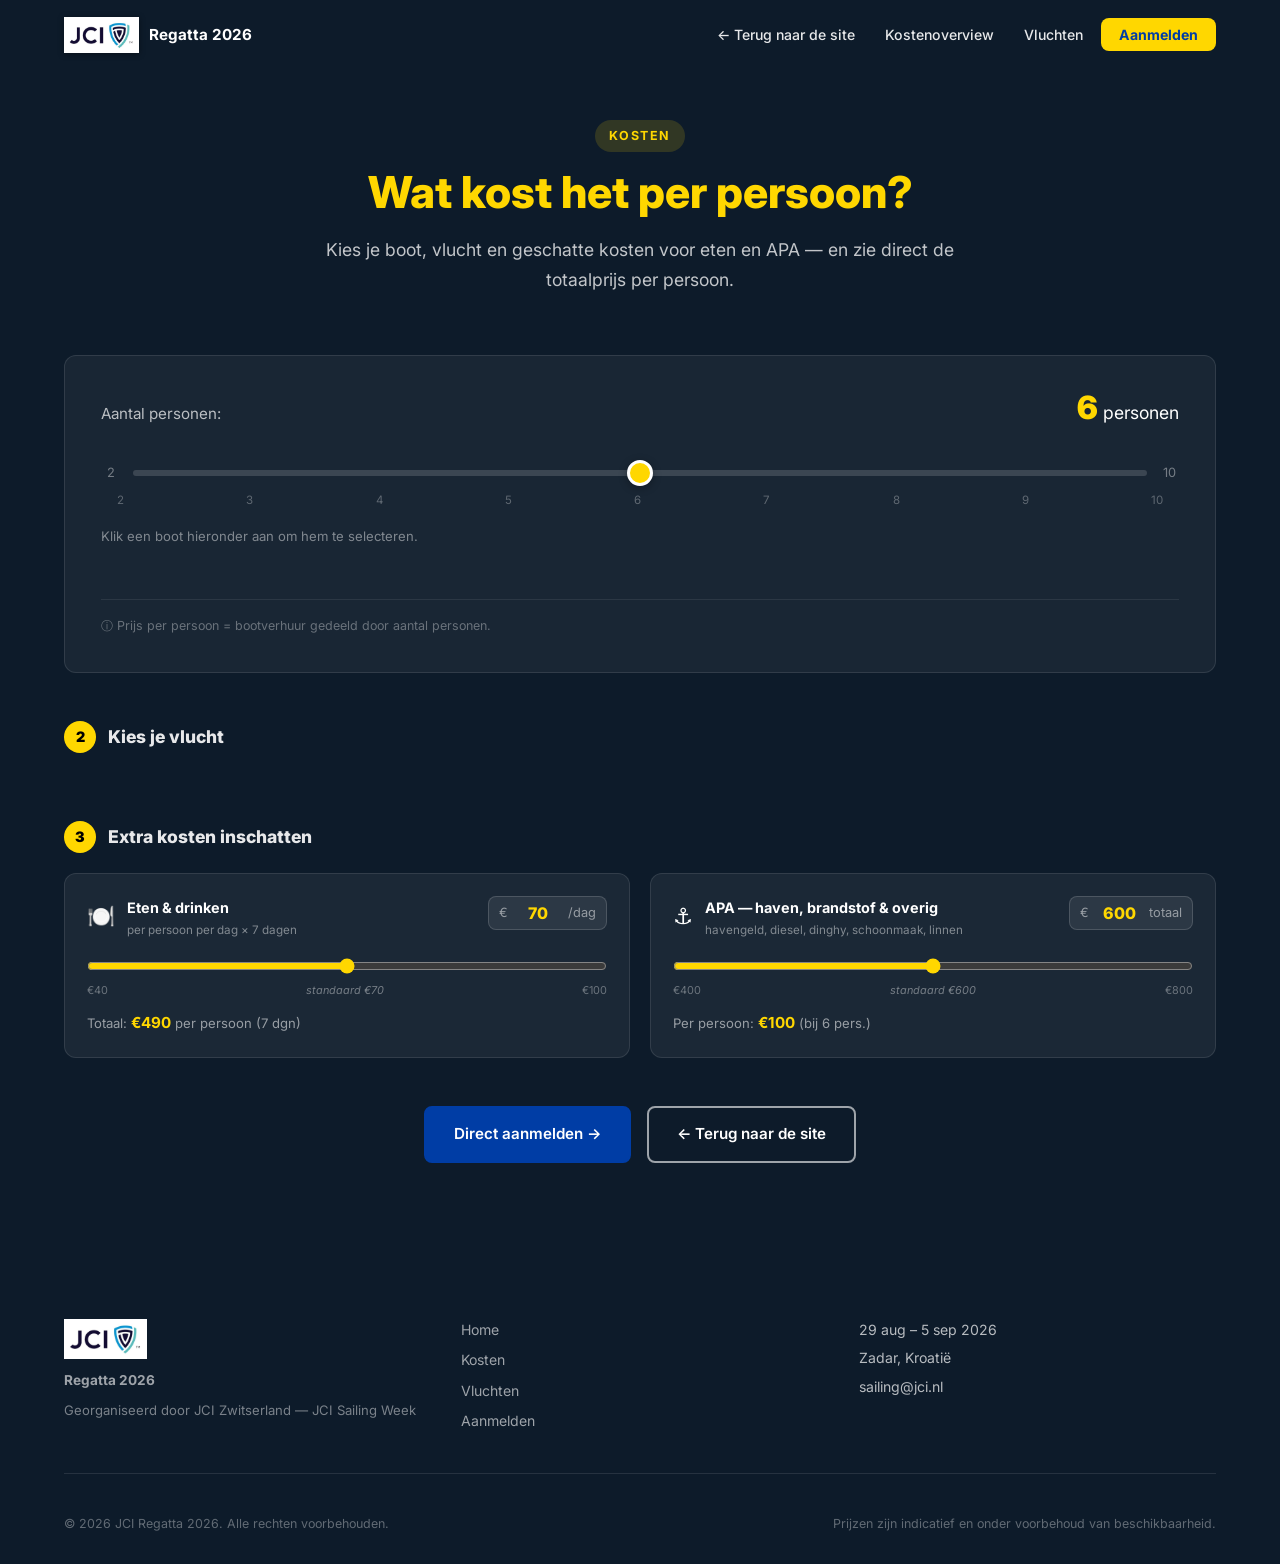
<file: calculator.html>
<!DOCTYPE html>
<html lang="nl">
<head>
  <meta charset="UTF-8">
  <meta name="viewport" content="width=device-width, initial-scale=1.0">
  <title>Kostencalculator — JCI Regatta 2026</title>
  <link rel="stylesheet" href="css/style.css?v=18">
  <link rel="preconnect" href="https://fonts.googleapis.com">
  <link rel="preconnect" href="https://fonts.gstatic.com" crossorigin>
  <link href="https://fonts.googleapis.com/css2?family=Inter:wght@300;400;500;600;700;800&display=swap" rel="stylesheet">
</head>
<body>

  <!-- MINI NAV -->
  <nav id="navbar">
    <div class="nav-inner">
      <div class="nav-logo">
        <img src="images/jci-logo.png" alt="JCI Logo" class="nav-jci-logo">
        <span class="logo-text">Regatta 2026</span>
      </div>
      <ul class="nav-links">
        <li><a href="index.html">&#8592; Terug naar de site</a></li>
        <li><a href="index.html#kosten-overview">Kostenoverview</a></li>
        <li><a href="index.html#vluchten">Vluchten</a></li>
        <li><a href="index.html#aanmelden" class="nav-cta">Aanmelden</a></li>
      </ul>
      <a href="index.html" class="btn btn-sm btn-outline calc-back-btn">&#8592; Terug</a>
    </div>
  </nav>

  <!-- PRIJS CALCULATOR -->
  <section id="calculator" class="section section-dark" style="padding-top: 120px;">
    <div class="container">
      <div class="section-header light">
        <span class="section-tag">Kosten</span>
        <h2>Wat kost het per persoon?</h2>
        <p>Kies je boot, vlucht en geschatte kosten voor eten en APA &mdash; en zie direct de totaalprijs per persoon.</p>
      </div>

      <div class="calc-widget">
        <div class="calc-slider-block">
          <div class="calc-slider-label">
            <span>Aantal personen:</span>
            <span class="calc-count-display"><strong id="calc-person-count">6</strong> personen</span>
          </div>
          <div class="calc-person-icons" id="calc-person-icons">
            <!-- filled by JS -->
          </div>
          <div class="calc-range-wrap">
            <span class="calc-range-min">2</span>
            <input type="range" id="person-slider" min="2" max="10" value="6" step="1" class="person-range">
            <span class="calc-range-max">10</span>
          </div>
          <div class="calc-ticks">
            <span>2</span><span>3</span><span>4</span><span>5</span><span>6</span>
            <span>7</span><span>8</span><span>9</span><span>10</span>
          </div>
          <p class="calc-sub">Klik een boot hieronder aan om hem te selecteren.</p>
        </div>

        <div class="calc-results" id="calc-results">
          <!-- Filled by JS -->
        </div>

        <p class="calc-note">&#9432; Prijs per persoon = bootverhuur gedeeld door aantal personen.</p>
      </div>

      <!-- STAP 2: VLUCHT KIEZEN -->
      <div class="trip-section">
        <h3 class="trip-section-title"><span class="trip-num">2</span> Kies je vlucht</h3>
        <div class="flight-picker" id="flight-picker">
          <!-- filled by JS -->
        </div>
      </div>

      <!-- STAP 3: EXTRA KOSTEN -->
      <div class="trip-section">
        <h3 class="trip-section-title"><span class="trip-num">3</span> Extra kosten inschatten</h3>
        <div class="extra-costs-grid">
          <div class="ec-card">
            <div class="ec-header">
              <div class="ec-icon">🍽️</div>
              <div>
                <div class="ec-label">Eten &amp; drinken</div>
                <div class="ec-sub">per persoon per dag &times; 7 dagen</div>
              </div>
              <div class="ec-value-wrap">
                <span class="ec-prefix">&euro;</span>
                <input type="number" id="ec-food-day" class="ec-input" value="70" min="40" max="100" step="5">
                <span class="ec-suffix">/dag</span>
              </div>
            </div>
            <input type="range" id="ec-food-slider" min="40" max="100" value="70" step="5" class="ec-range">
            <div class="ec-range-labels"><span>&euro;40</span><span class="ec-range-hint">standaard &euro;70</span><span>&euro;100</span></div>
            <div class="ec-total-line">Totaal: <strong id="ec-food-total">&euro;490</strong> <span>per persoon (7 dgn)</span></div>
          </div>
          <div class="ec-card">
            <div class="ec-header">
              <div class="ec-icon">⚓</div>
              <div>
                <div class="ec-label">APA — haven, brandstof &amp; overig</div>
                <div class="ec-sub">havengeld, diesel, dinghy, schoonmaak, linnen</div>
              </div>
              <div class="ec-value-wrap">
                <span class="ec-prefix">&euro;</span>
                <input type="number" id="ec-apa-total" class="ec-input" value="600" min="400" max="800" step="50">
                <span class="ec-suffix">totaal</span>
              </div>
            </div>
            <input type="range" id="ec-apa-slider" min="400" max="800" value="600" step="50" class="ec-range">
            <div class="ec-range-labels"><span>&euro;400</span><span class="ec-range-hint">standaard &euro;600</span><span>&euro;800</span></div>
            <div class="ec-total-line">Per persoon: <strong id="ec-apa-pp">&euro;100</strong> <span id="ec-apa-pp-note">(bij 6 pers.)</span></div>
          </div>
        </div>
      </div>

      <!-- TRIP SUMMARY -->
      <div class="trip-summary" id="trip-summary" style="display:none">
        <h3 class="trip-section-title"><span class="trip-num">&#10003;</span> Jouw totaalprijs per persoon</h3>
        <div class="trip-summary-inner" id="trip-summary-inner">
          <!-- filled by JS -->
        </div>
      </div>

      <!-- CTA terug -->
      <div style="text-align:center; margin-top: 48px;">
        <a href="index.html#aanmelden" class="btn btn-primary">Direct aanmelden &rarr;</a>
        <a href="index.html" class="btn btn-outline" style="margin-left:12px;">&#8592; Terug naar de site</a>
      </div>

    </div>
  </section>

  <!-- FOOTER -->
  <footer>
    <div class="container">
      <div class="footer-inner">
        <div class="footer-brand">
          <img src="images/jci-logo.png" alt="JCI Logo" class="footer-jci-logo">
          <span class="logo-text">Regatta 2026</span>
          <p>Georganiseerd door JCI Zwitserland &mdash; JCI Sailing Week</p>
        </div>
        <div class="footer-links">
          <a href="index.html">Home</a>
          <a href="index.html#kosten-overview">Kosten</a>
          <a href="index.html#vluchten">Vluchten</a>
          <a href="index.html#aanmelden">Aanmelden</a>
        </div>
        <div class="footer-info">
          <p>29 aug &ndash; 5 sep 2026</p>
          <p>Zadar, Kroatië</p>
          <p>sailing@jci.nl</p>
        </div>
      </div>
      <div class="footer-bottom">
        <p>&copy; 2026 JCI Regatta 2026. Alle rechten voorbehouden.</p>
        <p>Prijzen zijn indicatief en onder voorbehoud van beschikbaarheid.</p>
      </div>
    </div>
  </footer>

  <script src="js/main.js?v=18"></script>
</body>
</html>
</file>
<file: css/style.css>
/* ============================================
   JCI SAILING WEEK 2026 – STYLESHEET
   Brand: JCI Blue #003DA5 + Gold #FFD700
   ============================================ */

:root {
  --jci-blue:      #003DA5;
  --jci-blue-dark: #002a75;
  --jci-blue-light:#1a5bc4;
  --jci-gold:      #FFD700;
  --jci-gold-dark: #e6c200;
  --dark:          #0d1b2a;
  --dark-2:        #1a2d42;
  --text:          #1a2d42;
  --text-muted:    #6b7a8d;
  --bg-light:      #f4f7fb;
  --bg-white:      #ffffff;
  --border:        #dde3ed;
  --radius:        12px;
  --radius-sm:     8px;
  --shadow:        0 4px 20px rgba(0,61,165,0.10);
  --shadow-lg:     0 8px 40px rgba(0,61,165,0.16);
  --transition:    0.22s ease;
}

*, *::before, *::after { box-sizing: border-box; margin: 0; padding: 0; }

html { scroll-behavior: smooth; font-size: 16px; overflow-x: hidden; }

body {
  font-family: 'Inter', system-ui, -apple-system, sans-serif;
  color: var(--text);
  background: var(--bg-white);
  line-height: 1.6;
  overflow-x: hidden;
  max-width: 100%;
}

img { display: block; max-width: 100%; }
a { color: inherit; text-decoration: none; }
ul { list-style: none; }
button { cursor: pointer; border: none; background: none; font-family: inherit; }

.container {
  max-width: 1200px;
  margin: 0 auto;
  padding: 0 24px;
}

/* ── SECTIONS ── */
.section { padding: 96px 0; }
.section-light { background: var(--bg-light); }
.section-dark  { background: var(--dark); color: #fff; }

.section-header {
  text-align: center;
  max-width: 680px;
  margin: 0 auto 60px;
}
.section-header h2 {
  font-size: clamp(2rem, 4vw, 2.75rem);
  font-weight: 800;
  line-height: 1.2;
  color: var(--jci-blue);
  margin-bottom: 16px;
}
.section-header p {
  font-size: 1.1rem;
  color: var(--text-muted);
  line-height: 1.7;
}
.section-header.light h2 { color: var(--jci-gold); }
.section-header.light p  { color: rgba(255,255,255,0.75); }

.section-tag {
  display: inline-block;
  background: rgba(0,61,165,0.08);
  color: var(--jci-blue);
  font-size: 0.78rem;
  font-weight: 700;
  letter-spacing: 0.12em;
  text-transform: uppercase;
  padding: 6px 14px;
  border-radius: 100px;
  margin-bottom: 14px;
}
.section-dark .section-tag {
  background: rgba(255,215,0,0.15);
  color: var(--jci-gold);
}

/* ── BUTTONS ── */
.btn {
  display: inline-flex;
  align-items: center;
  gap: 8px;
  padding: 14px 28px;
  border-radius: var(--radius-sm);
  font-size: 0.95rem;
  font-weight: 600;
  transition: all var(--transition);
  cursor: pointer;
  border: 2px solid transparent;
}
.btn-primary {
  background: var(--jci-blue);
  color: #fff;
  border-color: var(--jci-blue);
}
.btn-primary:hover {
  background: var(--jci-blue-dark);
  border-color: var(--jci-blue-dark);
  transform: translateY(-1px);
  box-shadow: 0 6px 20px rgba(0,61,165,0.3);
}
.btn-outline {
  background: transparent;
  color: #fff;
  border-color: rgba(255,255,255,0.6);
}
.btn-outline:hover {
  background: rgba(255,255,255,0.12);
  border-color: #fff;
}
.btn-gold {
  background: var(--jci-gold);
  color: var(--jci-blue);
  border-color: var(--jci-gold);
  font-weight: 700;
}
.btn-gold:hover {
  background: var(--jci-gold-dark);
  border-color: var(--jci-gold-dark);
  transform: translateY(-1px);
}
.btn-sm {
  padding: 8px 18px;
  font-size: 0.85rem;
}
.btn-full { width: 100%; justify-content: center; }
.btn-whatsapp {
  display: inline-flex;
  align-items: center;
  gap: 8px;
  background: #25D366;
  color: #fff;
  padding: 12px 22px;
  border-radius: var(--radius-sm);
  font-weight: 600;
  font-size: 0.95rem;
  transition: all var(--transition);
  margin-top: 12px;
  width: 100%;
  justify-content: center;
}
.btn-whatsapp:hover { background: #1ebe5d; transform: translateY(-1px); }
.btn-whatsapp::before { content: ""; background: url("data:image/svg+xml,%3Csvg xmlns='http://www.w3.org/2000/svg' viewBox='0 0 24 24' fill='white'%3E%3Cpath d='M17.472 14.382c-.297-.149-1.758-.867-2.03-.967-.273-.099-.471-.148-.67.15-.197.297-.767.966-.94 1.164-.173.199-.347.223-.644.075-.297-.15-1.255-.463-2.39-1.475-.883-.788-1.48-1.761-1.653-2.059-.173-.297-.018-.458.13-.606.134-.133.298-.347.446-.52.149-.174.198-.298.298-.497.099-.198.05-.371-.025-.52-.075-.149-.669-1.612-.916-2.207-.242-.579-.487-.5-.669-.51-.173-.008-.371-.01-.57-.01-.198 0-.52.074-.792.372-.272.297-1.04 1.016-1.04 2.479 0 1.462 1.065 2.875 1.213 3.074.149.198 2.096 3.2 5.077 4.487.709.306 1.262.489 1.694.625.712.227 1.36.195 1.871.118.571-.085 1.758-.719 2.006-1.413.248-.694.248-1.289.173-1.413-.074-.124-.272-.198-.57-.347m-5.421 7.403h-.004a9.87 9.87 0 01-5.031-1.378l-.361-.214-3.741.982.998-3.648-.235-.374a9.86 9.86 0 01-1.51-5.26c.001-5.45 4.436-9.884 9.888-9.884 2.64 0 5.122 1.03 6.988 2.898a9.825 9.825 0 012.893 6.994c-.003 5.45-4.437 9.884-9.885 9.884m8.413-18.297A11.815 11.815 0 0012.05 0C5.495 0 .16 5.335.157 11.892c0 2.096.547 4.142 1.588 5.945L.057 24l6.305-1.654a11.882 11.882 0 005.683 1.448h.005c6.554 0 11.89-5.335 11.893-11.893a11.821 11.821 0 00-3.48-8.413z'/%3E%3C/svg%3E") center/contain no-repeat; width: 18px; height: 18px; }

/* ── NAV ── */
#navbar {
  position: fixed;
  top: 0; left: 0; right: 0;
  z-index: 1000;
  background: transparent;
  transition: background var(--transition), box-shadow var(--transition);
}
#navbar.scrolled {
  background: rgba(255,255,255,0.97);
  backdrop-filter: blur(12px);
  box-shadow: 0 2px 16px rgba(0,0,0,0.08);
}
.nav-inner {
  max-width: 1200px;
  margin: 0 auto;
  padding: 0 24px;
  height: 70px;
  display: flex;
  align-items: center;
  justify-content: space-between;
}
.nav-logo {
  display: flex;
  align-items: center;
  gap: 10px;
}
.logo-jci {
  background: var(--jci-blue);
  color: var(--jci-gold);
  font-size: 0.9rem;
  font-weight: 900;
  letter-spacing: 0.08em;
  padding: 4px 10px;
  border-radius: 6px;
}
.nav-jci-logo {
  height: 36px;
  width: auto;
  object-fit: contain;
  filter: drop-shadow(0 1px 3px rgba(0,0,0,0.4));
}
.logo-text {
  font-weight: 700;
  font-size: 0.95rem;
  color: #fff;
  transition: color var(--transition);
}
#navbar.scrolled .logo-text { color: var(--text); }
.nav-links {
  display: flex;
  align-items: center;
  gap: 6px;
}
.nav-links a {
  font-size: 0.88rem;
  font-weight: 500;
  color: rgba(255,255,255,0.9);
  padding: 6px 12px;
  border-radius: var(--radius-sm);
  transition: all var(--transition);
}
#navbar.scrolled .nav-links a { color: var(--text); }
.nav-links a:hover { background: rgba(255,255,255,0.15); }
#navbar.scrolled .nav-links a:hover { background: var(--bg-light); }
.nav-links .nav-cta {
  background: var(--jci-gold);
  color: var(--jci-blue) !important;
  font-weight: 700;
  padding: 8px 18px;
}
.nav-links .nav-cta:hover { background: var(--jci-gold-dark) !important; }
.nav-hamburger {
  display: none;
  flex-direction: column;
  gap: 5px;
  padding: 8px;
}
.nav-hamburger span {
  display: block;
  width: 22px;
  height: 2px;
  background: #fff;
  border-radius: 2px;
  transition: all var(--transition);
}
#navbar.scrolled .nav-hamburger span { background: var(--text); }

/* ── HERO ── */
#hero {
  position: relative;
  min-height: 100vh;
  display: flex;
  align-items: center;
  background:
    linear-gradient(160deg, rgba(0,20,60,0.75) 0%, rgba(0,61,165,0.45) 60%, rgba(0,40,100,0.65) 100%),
    url('https://www.jci-regatta.com/wp-content/uploads/2019/01/XOBW0032-1024x768.jpg') center/cover no-repeat;
  color: #fff;
  padding: 120px 24px 80px;
}
.hero-overlay {
  position: absolute;
  inset: 0;
  background: linear-gradient(to bottom, transparent 60%, rgba(0,0,0,0.3));
  pointer-events: none;
}
.hero-content {
  position: relative;
  z-index: 1;
  max-width: 780px;
  margin: 0 auto;
  text-align: center;
}
.hero-logo-wrap {
  margin-bottom: 20px;
}
.hero-jci-logo {
  height: 80px;
  width: auto;
  object-fit: contain;
  filter: drop-shadow(0 2px 8px rgba(0,0,0,0.5));
  margin: 0 auto;
}
.hero-badge {
  display: inline-block;
  background: rgba(255,215,0,0.18);
  border: 1px solid rgba(255,215,0,0.4);
  color: var(--jci-gold);
  font-size: 0.82rem;
  font-weight: 600;
  letter-spacing: 0.1em;
  text-transform: uppercase;
  padding: 7px 18px;
  border-radius: 100px;
  margin-bottom: 24px;
}
.hero-content h1 {
  font-size: clamp(2.8rem, 7vw, 5rem);
  font-weight: 900;
  line-height: 1.08;
  margin-bottom: 20px;
  letter-spacing: -0.02em;
}
.hero-content h1 .highlight {
  color: var(--jci-gold);
}
.hero-sub {
  font-size: 1.15rem;
  font-weight: 600;
  color: rgba(255,255,255,0.85);
  margin-bottom: 16px;
  letter-spacing: 0.02em;
}
.hero-desc {
  font-size: 1.05rem;
  color: rgba(255,255,255,0.72);
  max-width: 580px;
  margin: 0 auto 36px;
  line-height: 1.75;
}
.hero-actions {
  display: flex;
  gap: 14px;
  justify-content: center;
  flex-wrap: wrap;
  margin-bottom: 56px;
}
.hero-stats {
  display: flex;
  align-items: center;
  justify-content: center;
  gap: 0;
  background: rgba(255,255,255,0.08);
  backdrop-filter: blur(10px);
  border: 1px solid rgba(255,255,255,0.15);
  border-radius: 16px;
  padding: 20px 40px;
  max-width: 480px;
  margin: 0 auto;
}
.stat {
  display: flex;
  flex-direction: column;
  align-items: center;
  padding: 0 28px;
}
.stat-num {
  font-size: 2rem;
  font-weight: 800;
  color: var(--jci-gold);
  line-height: 1;
}
.stat-label {
  font-size: 0.75rem;
  color: rgba(255,255,255,0.65);
  text-align: center;
  margin-top: 4px;
}
.stat-divider {
  width: 1px;
  height: 40px;
  background: rgba(255,255,255,0.2);
}
.hero-scroll {
  position: absolute;
  bottom: 36px;
  left: 50%;
  transform: translateX(-50%);
  color: rgba(255,255,255,0.5);
  animation: bounce 2s infinite;
}
@keyframes bounce {
  0%, 100% { transform: translateX(-50%) translateY(0); }
  50%       { transform: translateX(-50%) translateY(8px); }
}

/* ── WAAROM ── */
.why-grid {
  display: grid;
  grid-template-columns: repeat(auto-fit, minmax(240px, 1fr));
  gap: 24px;
}
.why-card {
  background: var(--bg-white);
  border: 1px solid var(--border);
  border-radius: var(--radius);
  padding: 36px 28px;
  text-align: center;
  transition: all var(--transition);
  box-shadow: var(--shadow);
}
.why-card:hover {
  transform: translateY(-6px);
  box-shadow: var(--shadow-lg);
  border-color: var(--jci-blue);
}
.why-icon {
  font-size: 2.6rem;
  margin-bottom: 16px;
}
.why-card h3 {
  font-size: 1.1rem;
  font-weight: 700;
  color: var(--jci-blue);
  margin-bottom: 10px;
}
.why-card p {
  font-size: 0.92rem;
  color: var(--text-muted);
  line-height: 1.7;
}

/* ── TEAMS ── */
.org-banner {
  display: flex;
  align-items: center;
  gap: 16px;
  background: rgba(0,61,165,0.06);
  border: 1px solid var(--border);
  border-left: 4px solid var(--jci-gold);
  border-radius: var(--radius);
  padding: 18px 24px;
  margin-bottom: 40px;
  flex-wrap: wrap;
}
.org-icon { font-size: 2rem; flex-shrink: 0; }
.org-text { flex: 1; min-width: 200px; }
.org-text strong { display: block; color: var(--jci-blue); font-weight: 700; margin-bottom: 2px; }
.org-text span { font-size: 0.85rem; color: var(--text-muted); }
.teams-grid {
  display: grid;
  grid-template-columns: repeat(auto-fill, minmax(200px, 1fr));
  gap: 20px;
  margin-bottom: 24px;
}
.team-card {
  background: var(--bg-white);
  border: 1px solid var(--border);
  border-radius: var(--radius);
  padding: 24px 20px;
  text-align: center;
  transition: all var(--transition);
  box-shadow: var(--shadow);
  position: relative;
}
.team-card:hover {
  transform: translateY(-5px);
  box-shadow: var(--shadow-lg);
  border-color: var(--jci-blue);
}
.team-card-nl {
  border-color: var(--jci-gold);
  border-width: 2px;
  background: linear-gradient(135deg, #fff 80%, rgba(255,215,0,0.08));
}
.team-card-nl:hover { border-color: var(--jci-gold-dark); }
.team-badge {
  position: absolute;
  top: -10px;
  left: 50%;
  transform: translateX(-50%);
  background: var(--jci-gold);
  color: var(--jci-blue);
  font-size: 0.68rem;
  font-weight: 800;
  letter-spacing: 0.05em;
  padding: 3px 12px;
  border-radius: 100px;
  white-space: nowrap;
}
.team-flag { font-size: 2.4rem; margin-bottom: 10px; line-height: 1; }
.team-name {
  font-size: 1rem;
  font-weight: 700;
  color: var(--jci-blue);
  margin-bottom: 4px;
}
.team-country {
  font-size: 0.78rem;
  color: var(--text-muted);
  margin-bottom: 14px;
  text-transform: uppercase;
  letter-spacing: 0.08em;
}
.team-details { text-align: left; border-top: 1px solid var(--border); padding-top: 12px; }
.team-detail-row {
  display: flex;
  justify-content: space-between;
  font-size: 0.8rem;
  color: var(--text-muted);
  margin-bottom: 5px;
  gap: 8px;
}
.td-label { font-weight: 600; color: var(--text); flex-shrink: 0; }
.teams-source {
  text-align: center;
  font-size: 0.8rem;
  color: var(--text-muted);
  margin-top: 8px;
}
.teams-source a { color: var(--jci-blue); }

/* ── PHOTO STRIP ── */
.photo-strip {
  margin-top: 40px;
  position: relative;
}
.photo-strip-source {
  display: block;
  text-align: right;
  font-size: 0.72rem;
  color: var(--text-muted);
  margin-bottom: 10px;
  transition: color var(--transition);
}
.photo-strip-source:hover { color: var(--jci-blue); }
.photo-strip-scroll {
  display: flex;
  gap: 10px;
  overflow-x: auto;
  scroll-snap-type: x mandatory;
  -webkit-overflow-scrolling: touch;
  padding-bottom: 8px;
  scrollbar-width: thin;
  scrollbar-color: rgba(255,215,0,0.3) transparent;
}
.photo-strip-scroll::-webkit-scrollbar { height: 4px; }
.photo-strip-scroll::-webkit-scrollbar-thumb { background: rgba(255,215,0,0.3); border-radius: 2px; }
.photo-strip-scroll img {
  height: 160px;
  width: auto;
  min-width: 220px;
  object-fit: cover;
  border-radius: var(--radius-sm);
  scroll-snap-align: start;
  flex-shrink: 0;
  border: 1px solid var(--border);
  transition: transform 0.3s ease, border-color 0.3s, box-shadow 0.3s;
  cursor: zoom-in;
}
.photo-strip-scroll img:hover {
  transform: scale(1.03);
  border-color: var(--jci-blue);
  box-shadow: var(--shadow);
}

/* ── COMMUNITY BLOCK ── */
.community-block {
  margin-top: 56px;
  display: grid;
  grid-template-columns: 1fr 1fr;
  gap: 40px;
  align-items: center;
}
.community-text .section-tag { display: inline-block; margin-bottom: 12px; }
.community-text h3 {
  font-size: 1.9rem;
  font-weight: 800;
  color: var(--jci-blue);
  margin-bottom: 16px;
  line-height: 1.25;
}
.community-text p {
  font-size: 1rem;
  color: var(--text-muted);
  line-height: 1.75;
}
.community-photos {
  display: grid;
  grid-template-columns: 2fr 1fr;
  grid-template-rows: auto auto;
  gap: 8px;
}
.community-photos img {
  width: 100%;
  height: 100%;
  object-fit: cover;
  border-radius: var(--radius-sm);
  display: block;
}
.cp-main { grid-row: 1 / 3; min-height: 280px; }
.cp-a, .cp-b, .cp-c { min-height: 130px; }
@media (max-width: 768px) {
  .community-block { grid-template-columns: 1fr; }
  .community-photos { grid-template-columns: 1fr 1fr; grid-template-rows: auto; }
  .cp-main { grid-row: auto; min-height: 160px; grid-column: 1 / 3; }
}

/* ── VIDEO PLAYLIST ── */
.playlist-layout {
  display: grid;
  grid-template-columns: 1fr 280px;
  gap: 20px;
  align-items: start;
}
.playlist-player {
  background: rgba(255,255,255,0.04);
  border: 1px solid rgba(255,255,255,0.1);
  border-radius: var(--radius);
  overflow: hidden;
}
.playlist-sidebar {
  display: flex;
  flex-direction: column;
  gap: 8px;
}
.playlist-item {
  display: flex;
  gap: 12px;
  align-items: center;
  padding: 10px;
  border-radius: var(--radius-sm);
  border: 1px solid rgba(255,255,255,0.08);
  background: rgba(255,255,255,0.04);
  cursor: pointer;
  transition: all var(--transition);
}
.playlist-item:hover { background: rgba(255,255,255,0.09); border-color: rgba(255,255,255,0.2); }
.playlist-item.active { border-color: var(--jci-gold); background: rgba(255,215,0,0.06); }
.pli-thumb {
  width: 80px;
  height: 50px;
  border-radius: 5px;
  overflow: hidden;
  flex-shrink: 0;
  background: var(--jci-blue);
}
.pli-thumb img { width: 100%; height: 100%; object-fit: cover; display: block; }
.pli-info { flex: 1; min-width: 0; }
.pli-title { font-size: 0.82rem; font-weight: 700; color: #fff; line-height: 1.3; }
.pli-sub { font-size: 0.72rem; color: rgba(255,255,255,0.45); margin-top: 3px; }

/* ── VIDEOS (legacy kept for .video-wrapper/.video-thumb/.play-btn) ── */
.video-card {
  background: rgba(255,255,255,0.06);
  border: 1px solid rgba(255,255,255,0.1);
  border-radius: var(--radius);
  overflow: hidden;
  transition: all var(--transition);
}
.video-card:hover { border-color: var(--jci-gold); }
.video-card.featured { grid-row: span 1; }
.video-label {
  padding: 12px 16px 8px;
  font-size: 0.78rem;
  font-weight: 700;
  letter-spacing: 0.08em;
  text-transform: uppercase;
  color: var(--jci-gold);
}
.video-wrapper {
  position: relative;
  padding-bottom: 56.25%;
  height: 0;
  overflow: hidden;
}
.video-wrapper iframe {
  position: absolute;
  top: 0; left: 0;
  width: 100%; height: 100%;
}
.video-desc {
  padding: 12px 16px 16px;
  font-size: 0.85rem;
  color: rgba(255,255,255,0.6);
  line-height: 1.6;
}
.video-thumb {
  position: absolute;
  top: 0; left: 0;
  width: 100%; height: 100%;
  cursor: pointer;
  overflow: hidden;
}
.video-thumb img {
  width: 100%;
  height: 100%;
  object-fit: cover;
  display: block;
  transition: transform 0.4s ease;
}
.video-thumb:hover img { transform: scale(1.04); }
.play-btn {
  position: absolute;
  top: 50%;
  left: 50%;
  transform: translate(-50%, -50%);
  width: 72px;
  height: 72px;
  pointer-events: none;
  transition: transform 0.2s ease;
}
.video-thumb:hover .play-btn { transform: translate(-50%, -50%) scale(1.12); }
.play-btn svg { width: 100%; height: 100%; }

/* ── BOATS ── */
.boats-controls {
  display: flex;
  align-items: center;
  justify-content: space-between;
  gap: 20px;
  margin-bottom: 32px;
  flex-wrap: wrap;
}
.boats-filter {
  display: flex;
  align-items: center;
  gap: 8px;
  flex-wrap: wrap;
}
.filter-label {
  font-size: 0.85rem;
  color: var(--text-muted);
  font-weight: 500;
  white-space: nowrap;
}
.filter-btn {
  padding: 7px 14px;
  border-radius: 100px;
  font-size: 0.82rem;
  font-weight: 500;
  color: var(--text-muted);
  background: var(--bg-light);
  border: 1px solid var(--border);
  transition: all var(--transition);
}
.filter-btn:hover,
.filter-btn.active {
  background: var(--jci-blue);
  color: #fff;
  border-color: var(--jci-blue);
}
.boats-search input {
  padding: 9px 16px;
  border: 1px solid var(--border);
  border-radius: 100px;
  font-size: 0.88rem;
  color: var(--text);
  background: var(--bg-white);
  outline: none;
  transition: border-color var(--transition);
  min-width: 220px;
  font-family: inherit;
}
.boats-search input:focus { border-color: var(--jci-blue); }
.boats-grid {
  display: grid;
  grid-template-columns: repeat(auto-fill, minmax(320px, 1fr));
  gap: 28px;
}

/* Boat Card */
.boat-card {
  background: var(--bg-white);
  border: 2px solid var(--border);
  border-radius: var(--radius);
  overflow: hidden;
  transition: all var(--transition);
  box-shadow: var(--shadow);
  cursor: pointer;
}
.boat-card:hover {
  transform: translateY(-4px);
  box-shadow: var(--shadow-lg);
  border-color: var(--jci-blue);
}
.boat-card.selected {
  border-color: var(--jci-gold);
  box-shadow: 0 0 0 4px rgba(255,215,0,0.25), var(--shadow-lg);
}
.boat-card.placeholder {
  border-style: dashed;
  background: var(--bg-light);
  display: flex;
  align-items: center;
  justify-content: center;
  min-height: 320px;
  cursor: default;
}
.boat-placeholder-inner {
  text-align: center;
  padding: 40px 24px;
}
.boat-placeholder-inner .ph-icon { font-size: 2.5rem; margin-bottom: 12px; color: var(--text-muted); }
.boat-placeholder-inner h4 { font-size: 1rem; color: var(--text-muted); font-weight: 600; }
.boat-placeholder-inner p  { font-size: 0.85rem; color: var(--text-muted); margin-top: 6px; }

.boat-img-wrap {
  position: relative;
  height: 200px;
  overflow: hidden;
  background: linear-gradient(135deg, var(--jci-blue) 0%, var(--dark) 100%);
}
.boat-img-wrap img {
  width: 100%;
  height: 100%;
  object-fit: cover;
  transition: transform 0.4s ease;
}
.boat-card:hover .boat-img-wrap img { transform: scale(1.04); }
.boat-badge {
  position: absolute;
  top: 12px;
  right: 12px;
  background: var(--jci-gold);
  color: var(--jci-blue);
  font-size: 0.75rem;
  font-weight: 800;
  padding: 4px 10px;
  border-radius: 100px;
}
.boat-body { padding: 20px; }
.boat-name {
  font-size: 1.1rem;
  font-weight: 800;
  color: var(--jci-blue);
  margin-bottom: 2px;
}
.boat-model {
  font-size: 0.82rem;
  color: var(--text-muted);
  margin-bottom: 4px;
}
.boat-marina {
  font-size: 0.8rem;
  color: var(--jci-gold);
  margin-bottom: 12px;
  opacity: 0.85;
}
.boat-specs {
  display: grid;
  grid-template-columns: 1fr 1fr;
  gap: 8px;
  margin-bottom: 16px;
}
.spec-item {
  display: flex;
  flex-direction: column;
}
.spec-label {
  font-size: 0.7rem;
  text-transform: uppercase;
  letter-spacing: 0.08em;
  color: var(--text-muted);
  font-weight: 600;
}
.spec-value {
  font-size: 0.92rem;
  font-weight: 700;
  color: var(--text);
}
.boat-footer {
  display: flex;
  align-items: center;
  justify-content: space-between;
  padding-top: 14px;
  border-top: 1px solid var(--border);
  margin-top: 4px;
}
.boat-price {
  display: flex;
  flex-direction: column;
}
.price-from { font-size: 0.72rem; color: var(--text-muted); }
.price-val  {
  font-size: 1.3rem;
  font-weight: 800;
  color: var(--jci-blue);
}
.price-unit { font-size: 0.72rem; color: var(--text-muted); }
.boat-toggle {
  font-size: 0.8rem;
  font-weight: 600;
  color: var(--jci-blue);
  background: rgba(0,61,165,0.07);
  padding: 7px 14px;
  border-radius: var(--radius-sm);
  transition: all var(--transition);
}
.boat-toggle:hover { background: var(--jci-blue); color: #fff; }

.boat-details {
  max-height: 0;
  overflow: hidden;
  transition: max-height 0.4s ease;
}
.boat-details.open { max-height: 600px; }
.boat-details-inner {
  padding: 16px 20px 20px;
  border-top: 1px solid var(--border);
}
.boat-details-inner p {
  font-size: 0.88rem;
  color: var(--text-muted);
  margin-bottom: 12px;
  line-height: 1.6;
}
.boat-extras-list {
  display: flex;
  flex-wrap: wrap;
  gap: 6px;
  margin-bottom: 14px;
}
.extra-tag {
  font-size: 0.75rem;
  background: rgba(0,61,165,0.07);
  color: var(--jci-blue);
  padding: 4px 10px;
  border-radius: 100px;
  font-weight: 500;
}
.boat-detail-grid {
  display: grid;
  grid-template-columns: 1fr 1fr;
  gap: 6px;
  font-size: 0.82rem;
}
.boat-detail-row {
  display: flex;
  justify-content: space-between;
  gap: 8px;
  padding: 4px 0;
  border-bottom: 1px solid var(--border);
}
.boat-detail-row:last-child { border-bottom: none; }
.boat-detail-row span:first-child { color: var(--text-muted); }
.boat-detail-row span:last-child  { font-weight: 600; color: var(--text); }

.boats-note {
  margin-top: 28px;
  padding: 14px 20px;
  background: rgba(0,61,165,0.05);
  border-left: 3px solid var(--jci-blue);
  border-radius: 0 var(--radius-sm) var(--radius-sm) 0;
  font-size: 0.86rem;
  color: var(--text-muted);
  display: flex;
  gap: 10px;
  align-items: flex-start;
}
.boats-note span:first-child { font-size: 1.1rem; color: var(--jci-blue); flex-shrink: 0; }

/* ── KOSTEN ── */
.costs-layout {
  display: grid;
  grid-template-columns: 1fr 340px;
  gap: 40px;
  align-items: start;
}
.costs-table-wrap { overflow-x: auto; }
.costs-table {
  width: 100%;
  border-collapse: collapse;
  font-size: 0.92rem;
}
.costs-table th {
  background: var(--jci-blue);
  color: #fff;
  padding: 14px 16px;
  text-align: left;
  font-weight: 600;
  font-size: 0.82rem;
  letter-spacing: 0.03em;
}
.costs-table th:first-child { border-radius: var(--radius-sm) 0 0 0; }
.costs-table th:last-child  { border-radius: 0 var(--radius-sm) 0 0; }
.costs-table td {
  padding: 14px 16px;
  border-bottom: 1px solid var(--border);
  vertical-align: top;
}
.costs-table tr:hover td { background: rgba(0,61,165,0.03); }
.costs-table .total-row td {
  background: rgba(0,61,165,0.06);
  border-top: 2px solid var(--jci-blue);
  font-size: 1rem;
}
.costs-cards {
  display: flex;
  flex-direction: column;
  gap: 18px;
}
.cost-card {
  background: var(--bg-white);
  border-radius: var(--radius);
  padding: 22px;
  border-left: 4px solid;
  box-shadow: var(--shadow);
}
.cost-card.green { border-color: #22c55e; }
.cost-card.blue  { border-color: var(--jci-blue); }
.cost-card.yellow { border-color: var(--jci-gold); }
.cost-card-icon { font-size: 1.8rem; margin-bottom: 10px; }
.cost-card h4 {
  font-size: 0.95rem;
  font-weight: 700;
  color: var(--text);
  margin-bottom: 6px;
}
.cost-card p {
  font-size: 0.85rem;
  color: var(--text-muted);
  line-height: 1.6;
  margin-bottom: 10px;
}

/* ── VLUCHTEN ── */
/* ── VLUCHTEN – intro banner ── */
.flights-intro {
  margin-bottom: 36px;
}
.flights-intro p {
  color: rgba(255,255,255,0.75);
  font-size: 0.95rem;
  line-height: 1.7;
  margin-bottom: 20px;
}
.flights-route-badge {
  display: inline-flex;
  align-items: center;
  gap: 16px;
  background: rgba(255,255,255,0.07);
  border: 1px solid rgba(255,255,255,0.15);
  border-radius: 50px;
  padding: 12px 24px;
  flex-wrap: wrap;
}
.frb-item { display: flex; align-items: center; gap: 8px; }
.frb-code {
  font-size: 1.1rem;
  font-weight: 900;
  color: var(--jci-gold);
}
.frb-item { color: rgba(255,255,255,0.8); font-size: 0.9rem; }
.frb-arrow { color: var(--jci-gold); font-size: 1.3rem; }
.frb-dates {
  font-size: 0.82rem;
  color: rgba(255,255,255,0.5);
  border-left: 1px solid rgba(255,255,255,0.15);
  padding-left: 16px;
  margin-left: 4px;
}

/* ── VLUCHTEN – two-column layout ── */
.flights-columns {
  display: grid;
  grid-template-columns: 1fr 1fr;
  gap: 40px;
  align-items: start;
}
.flights-col-title {
  font-size: 1rem;
  font-weight: 800;
  color: #fff;
  margin-bottom: 16px;
  display: flex;
  align-items: baseline;
  gap: 8px;
}
.col-icon { font-size: 1.1rem; }
.col-sub {
  font-size: 0.75rem;
  font-weight: 400;
  color: rgba(255,255,255,0.45);
  margin-left: 4px;
}

/* ── FLIGHT CARD ── */
.flight-cards-list { display: flex; flex-direction: column; gap: 12px; }

.flight-card {
  background: rgba(255,255,255,0.06);
  border: 1px solid rgba(255,255,255,0.1);
  border-radius: var(--radius-sm);
  padding: 18px 20px;
  display: flex;
  gap: 16px;
  align-items: flex-start;
  transition: border-color var(--transition), background var(--transition);
}
.flight-card:hover {
  background: rgba(255,255,255,0.09);
  border-color: rgba(255,215,0,0.3);
}

/* airline + flight nr column */
.fc-left {
  min-width: 90px;
  display: flex;
  flex-direction: column;
  gap: 4px;
}
.fc-airline {
  font-size: 0.72rem;
  font-weight: 600;
  color: rgba(255,255,255,0.5);
  text-transform: uppercase;
  letter-spacing: 0.06em;
}
.fc-number {
  font-size: 1.1rem;
  font-weight: 900;
  color: var(--jci-gold);
  letter-spacing: 0.04em;
}

/* route timeline */
.fc-route {
  flex: 1;
  display: flex;
  align-items: center;
  gap: 8px;
}
.fc-time-block {
  display: flex;
  flex-direction: column;
  align-items: center;
  gap: 2px;
}
.fc-time {
  font-size: 1.1rem;
  font-weight: 800;
  color: #fff;
  line-height: 1;
}
.fc-airport {
  font-size: 0.68rem;
  font-weight: 700;
  color: rgba(255,255,255,0.45);
  letter-spacing: 0.08em;
}
.fc-line {
  flex: 1;
  display: flex;
  flex-direction: column;
  align-items: center;
  gap: 3px;
}
.fc-duration {
  font-size: 0.7rem;
  color: rgba(255,255,255,0.45);
}
.fc-track {
  display: flex;
  align-items: center;
  width: 100%;
}
.fc-dot {
  width: 6px; height: 6px;
  border-radius: 50%;
  background: rgba(255,255,255,0.35);
  flex-shrink: 0;
}
.fc-dash {
  flex: 1;
  height: 1px;
  background: rgba(255,255,255,0.2);
}
.fc-plane {
  font-size: 0.85rem;
  color: rgba(255,255,255,0.55);
  padding: 0 4px;
  flex-shrink: 0;
}
.badge-direct {
  font-size: 0.65rem;
  background: rgba(34,197,94,0.18);
  color: #4ade80;
  border: 1px solid rgba(34,197,94,0.3);
  border-radius: 10px;
  padding: 1px 8px;
  font-weight: 600;
}
.badge-stop {
  font-size: 0.65rem;
  background: rgba(251,146,60,0.18);
  color: #fb923c;
  border: 1px solid rgba(251,146,60,0.3);
  border-radius: 10px;
  padding: 1px 8px;
  font-weight: 600;
}

/* right column: date, note, buttons */
.fc-right {
  min-width: 130px;
  display: flex;
  flex-direction: column;
  gap: 6px;
  align-items: flex-end;
}
.fc-date {
  font-size: 0.72rem;
  color: rgba(255,255,255,0.45);
}
.fc-note {
  font-size: 0.7rem;
  color: rgba(255,255,255,0.5);
  line-height: 1.4;
  text-align: right;
  max-width: 140px;
}
.fc-actions {
  display: flex;
  flex-direction: column;
  gap: 5px;
  width: 100%;
}
.fc-btn {
  display: block;
  text-align: center;
  font-size: 0.72rem;
  font-weight: 700;
  padding: 6px 10px;
  border-radius: 6px;
  border: 1px solid transparent;
  transition: all var(--transition);
  white-space: nowrap;
}
/* live price badge on card */
.fc-live-price {
  font-size: 1.1rem;
  font-weight: 900;
  color: rgba(255,255,255,0.2);
  margin-top: 4px;
  transition: color 0.4s;
}
.fc-live-price.fc-price-loaded {
  color: #4ade80;
}
.fc-seats {
  font-size: 0.68rem;
  color: #fb923c;
  font-weight: 700;
  margin-bottom: 4px;
}
.fc-btn-kiwi {
  background: rgba(0,176,240,0.15);
  border-color: rgba(0,176,240,0.35);
  color: #38bdf8;
}
.fc-btn-kiwi:hover {
  background: rgba(0,176,240,0.3);
  color: #fff;
}
.prices-timestamp {
  text-align: center;
  font-size: 0.75rem;
  color: rgba(255,255,255,0.35);
  margin-bottom: 16px;
  font-style: italic;
}
.fc-btn-primary {
  background: var(--jci-gold);
  border-color: var(--jci-gold);
  color: #000;
  font-weight: 800;
}
.fc-btn-primary:hover {
  background: #ffe135;
  color: #000;
}
.fc-btn-google {
  background: rgba(234,67,53,0.15);
  border-color: rgba(234,67,53,0.35);
  color: #f87171;
}
.fc-btn-google:hover {
  background: rgba(234,67,53,0.3);
  color: #fff;
}
.fc-btn-ss {
  background: rgba(7,112,227,0.15);
  border-color: rgba(7,112,227,0.35);
  color: #60a5fa;
}
.fc-btn-ss:hover {
  background: rgba(7,112,227,0.3);
  color: #fff;
}

/* disclaimer */
.flights-disclaimer {
  margin-top: 32px;
  font-size: 0.8rem;
  color: rgba(255,255,255,0.4);
  line-height: 1.7;
  padding: 16px 20px;
  background: rgba(255,255,255,0.04);
  border-radius: var(--radius-sm);
  border: 1px solid rgba(255,255,255,0.08);
}

/* responsive */
@media (max-width: 760px) {
  .flights-columns { grid-template-columns: 1fr; gap: 24px; }
  .flight-card { flex-wrap: wrap; }
  .fc-right { align-items: flex-start; min-width: 100%; flex-direction: row; flex-wrap: wrap; }
  .fc-actions { flex-direction: row; }
}

/* ── AANMELDEN ── */
.signup-layout {
  display: grid;
  grid-template-columns: 1fr 340px;
  gap: 48px;
  align-items: start;
}
.signup-form {
  background: var(--bg-white);
  border: 1px solid var(--border);
  border-radius: var(--radius);
  padding: 36px;
  box-shadow: var(--shadow);
}
.form-row {
  display: grid;
  grid-template-columns: 1fr 1fr;
  gap: 16px;
  margin-bottom: 16px;
}
.form-group {
  display: flex;
  flex-direction: column;
  gap: 6px;
  margin-bottom: 16px;
}
.form-group:last-of-type { margin-bottom: 0; }
.form-group label {
  font-size: 0.82rem;
  font-weight: 600;
  color: var(--text);
  letter-spacing: 0.02em;
}
.form-group input,
.form-group select,
.form-group textarea {
  padding: 11px 14px;
  border: 1.5px solid var(--border);
  border-radius: var(--radius-sm);
  font-size: 0.92rem;
  color: var(--text);
  font-family: inherit;
  background: var(--bg-white);
  transition: border-color var(--transition);
  outline: none;
}
.form-group input:focus,
.form-group select:focus,
.form-group textarea:focus { border-color: var(--jci-blue); }
.form-group textarea { resize: vertical; min-height: 90px; }
.form-check {
  display: flex;
  align-items: flex-start;
  gap: 10px;
  margin-bottom: 20px;
  margin-top: 4px;
}
.form-check input[type=checkbox] {
  width: 18px;
  height: 18px;
  accent-color: var(--jci-blue);
  margin-top: 2px;
  flex-shrink: 0;
}
.form-check label {
  font-size: 0.85rem;
  color: var(--text-muted);
  line-height: 1.5;
}
.form-disclaimer {
  font-size: 0.75rem;
  color: var(--text-muted);
  margin-top: 14px;
  line-height: 1.5;
}
.signup-side { display: flex; flex-direction: column; gap: 24px; }
.signup-contact {
  background: var(--bg-white);
  border: 1px solid var(--border);
  border-radius: var(--radius);
  padding: 26px;
  box-shadow: var(--shadow);
}
.signup-contact h4 {
  font-size: 1rem;
  font-weight: 700;
  color: var(--jci-blue);
  margin-bottom: 6px;
}
.signup-contact > p {
  font-size: 0.85rem;
  color: var(--text-muted);
  margin-bottom: 16px;
}
.contact-items { margin-bottom: 4px; }
.contact-item {
  display: flex;
  align-items: center;
  gap: 10px;
  padding: 8px 0;
  border-bottom: 1px solid var(--border);
  font-size: 0.88rem;
  color: var(--text);
}
.contact-item:last-child { border-bottom: none; }
.contact-icon { font-size: 1.1rem; }
.signup-timeline {
  background: var(--bg-white);
  border: 1px solid var(--border);
  border-radius: var(--radius);
  padding: 26px;
  box-shadow: var(--shadow);
}
.signup-timeline h4 {
  font-size: 1rem;
  font-weight: 700;
  color: var(--jci-blue);
  margin-bottom: 20px;
}
.timeline { display: flex; flex-direction: column; gap: 0; }
.tl-item {
  display: flex;
  gap: 16px;
  padding-bottom: 20px;
  position: relative;
}
.tl-item:last-child { padding-bottom: 0; }
.tl-item:not(:last-child)::after {
  content: "";
  position: absolute;
  left: 11px;
  top: 24px;
  bottom: 0;
  width: 2px;
  background: var(--border);
}
.tl-dot {
  width: 24px;
  height: 24px;
  border-radius: 50%;
  background: var(--border);
  border: 2px solid var(--border);
  flex-shrink: 0;
  margin-top: 2px;
  position: relative;
  z-index: 1;
}
.tl-dot.active {
  background: var(--jci-gold);
  border-color: var(--jci-gold);
  box-shadow: 0 0 0 4px rgba(255,215,0,0.2);
}
.tl-content {
  display: flex;
  flex-direction: column;
  gap: 2px;
}
.tl-content strong { font-size: 0.88rem; font-weight: 700; color: var(--text); }
.tl-content span   { font-size: 0.8rem; color: var(--text-muted); }

/* ── MODAL ── */
.modal-overlay {
  position: fixed;
  inset: 0;
  background: rgba(0,0,0,0.6);
  backdrop-filter: blur(6px);
  z-index: 9999;
  display: flex !important;
  align-items: center;
  justify-content: center;
  padding: 20px;
}
.modal-overlay[style*="display:none"] { display: none !important; }
.modal-box {
  background: #fff;
  border-radius: var(--radius);
  padding: 48px 40px;
  max-width: 440px;
  width: 100%;
  text-align: center;
  box-shadow: var(--shadow-lg);
  animation: slideUp 0.3s ease;
}
@keyframes slideUp {
  from { transform: translateY(30px); opacity: 0; }
  to   { transform: translateY(0); opacity: 1; }
}
.modal-icon { font-size: 3rem; margin-bottom: 16px; }
.modal-box h3 { font-size: 1.4rem; font-weight: 800; color: var(--jci-blue); margin-bottom: 10px; }
.modal-box p  { font-size: 0.92rem; color: var(--text-muted); line-height: 1.7; margin-bottom: 24px; }

/* ── FOOTER ── */
footer {
  background: var(--dark);
  color: rgba(255,255,255,0.7);
  padding: 60px 0 30px;
}
.footer-inner {
  display: grid;
  grid-template-columns: 1fr 1fr 1fr;
  gap: 40px;
  margin-bottom: 40px;
  padding-bottom: 40px;
  border-bottom: 1px solid rgba(255,255,255,0.1);
}
.footer-jci-logo {
  height: 40px;
  width: auto;
  object-fit: contain;
  margin-bottom: 8px;
  display: block;
}
.footer-brand .logo-text { color: rgba(255,255,255,0.6); font-size: 0.85rem; }
.footer-brand p { font-size: 0.82rem; margin-top: 8px; color: rgba(255,255,255,0.45); }
.footer-links {
  display: flex;
  flex-direction: column;
  gap: 8px;
}
.footer-links a {
  font-size: 0.88rem;
  color: rgba(255,255,255,0.6);
  transition: color var(--transition);
}
.footer-links a:hover { color: var(--jci-gold); }
.footer-info {
  display: flex;
  flex-direction: column;
  gap: 6px;
}
.footer-info p { font-size: 0.88rem; }
.footer-bottom {
  display: flex;
  justify-content: space-between;
  gap: 16px;
  flex-wrap: wrap;
}
.footer-bottom p { font-size: 0.78rem; color: rgba(255,255,255,0.35); }

/* ── PRICE CALCULATOR ── */
.calc-widget {
  background: rgba(255,255,255,0.05);
  border: 1px solid rgba(255,255,255,0.1);
  border-radius: var(--radius);
  padding: 36px;
}
.calc-slider-block {
  margin-bottom: 32px;
}
.calc-slider-label {
  display: flex;
  align-items: baseline;
  justify-content: space-between;
  margin-bottom: 16px;
  font-size: 0.95rem;
  color: rgba(255,255,255,0.7);
}
.calc-count-display {
  font-size: 1.1rem;
  color: #fff;
}
.calc-count-display strong {
  font-size: 2rem;
  font-weight: 900;
  color: var(--jci-gold);
  line-height: 1;
}
.calc-person-icons {
  display: flex;
  gap: 6px;
  margin-bottom: 20px;
  flex-wrap: wrap;
}
.person-icon {
  font-size: 1.3rem;
  opacity: 0.2;
  transition: all 0.2s ease;
  filter: grayscale(1);
}
.person-icon.active {
  opacity: 1;
  filter: none;
  transform: scale(1.1);
}
.calc-range-wrap {
  display: flex;
  align-items: center;
  gap: 12px;
  margin-bottom: 8px;
}
.calc-range-min, .calc-range-max {
  font-size: 0.8rem;
  color: rgba(255,255,255,0.4);
  width: 20px;
  text-align: center;
}
.person-range {
  flex: 1;
  -webkit-appearance: none;
  appearance: none;
  height: 6px;
  border-radius: 100px;
  background: rgba(255,255,255,0.15);
  outline: none;
  cursor: pointer;
  transition: background 0.2s;
}
.person-range::-webkit-slider-thumb {
  -webkit-appearance: none;
  width: 26px;
  height: 26px;
  border-radius: 50%;
  background: var(--jci-gold);
  border: 3px solid #fff;
  box-shadow: 0 2px 8px rgba(0,0,0,0.3);
  cursor: pointer;
  transition: transform 0.15s;
}
.person-range::-webkit-slider-thumb:hover { transform: scale(1.15); }
.person-range::-moz-range-thumb {
  width: 26px;
  height: 26px;
  border-radius: 50%;
  background: var(--jci-gold);
  border: 3px solid #fff;
  box-shadow: 0 2px 8px rgba(0,0,0,0.3);
  cursor: pointer;
}
.calc-ticks {
  display: flex;
  justify-content: space-between;
  padding: 0 16px;
  font-size: 0.72rem;
  color: rgba(255,255,255,0.3);
  margin-bottom: 16px;
}
.calc-sub {
  font-size: 0.82rem;
  color: rgba(255,255,255,0.45);
  margin-top: 8px;
}

/* Calc result cards grid */
.calc-results {
  display: grid;
  grid-template-columns: repeat(auto-fill, minmax(200px, 1fr));
  gap: 14px;
  margin-bottom: 20px;
}
.calc-card {
  background: rgba(255,255,255,0.07);
  border: 1px solid rgba(255,255,255,0.1);
  border-radius: var(--radius-sm);
  padding: 16px;
  cursor: pointer;
  transition: all var(--transition);
  position: relative;
  overflow: hidden;
}
.calc-card:hover {
  background: rgba(255,255,255,0.12);
  border-color: rgba(255,255,255,0.25);
  transform: translateY(-2px);
}
.calc-card.calc-selected {
  border-color: var(--jci-gold);
  background: rgba(255,215,0,0.1);
  box-shadow: 0 0 0 2px rgba(255,215,0,0.3);
}
.calc-badge {
  position: absolute;
  top: 0; right: 0;
  background: #22c55e;
  color: #fff;
  font-size: 0.65rem;
  font-weight: 700;
  padding: 3px 8px;
  border-radius: 0 var(--radius-sm) 0 var(--radius-sm);
  text-transform: uppercase;
  letter-spacing: 0.06em;
}
.calc-badge.sel-badge { background: var(--jci-gold); color: var(--jci-blue); }
.calc-name {
  font-size: 0.92rem;
  font-weight: 800;
  color: #fff;
  margin-bottom: 2px;
}
.calc-model {
  font-size: 0.72rem;
  color: rgba(255,255,255,0.5);
  margin-bottom: 12px;
}
.calc-bar-wrap {
  height: 5px;
  background: rgba(255,255,255,0.1);
  border-radius: 100px;
  overflow: hidden;
  margin-bottom: 12px;
}
.calc-bar {
  height: 100%;
  background: linear-gradient(90deg, #22c55e, var(--jci-gold));
  border-radius: 100px;
  transition: width 0.4s ease;
}
.calc-card.calc-selected .calc-bar { background: var(--jci-gold); }
.calc-card-bottom {
  display: flex;
  align-items: flex-end;
  justify-content: space-between;
  gap: 8px;
}
.calc-pp {
  display: flex;
  align-items: baseline;
  gap: 3px;
}
.calc-pp-num {
  font-size: 1.3rem;
  font-weight: 900;
  color: var(--jci-gold);
  line-height: 1;
}
.calc-pp-label {
  font-size: 0.72rem;
  color: rgba(255,255,255,0.5);
}
.calc-total-small {
  font-size: 0.72rem;
  color: rgba(255,255,255,0.4);
  text-align: right;
}
.calc-empty {
  grid-column: 1/-1;
  text-align: center;
  padding: 32px;
  color: rgba(255,255,255,0.5);
  font-size: 0.9rem;
}
.calc-note {
  font-size: 0.78rem;
  color: rgba(255,255,255,0.35);
  line-height: 1.6;
  border-top: 1px solid rgba(255,255,255,0.08);
  padding-top: 16px;
}

/* ── SAILING ROUTE MAP ── */
.map-layout {
  display: grid;
  grid-template-columns: 1fr 320px;
  gap: 32px;
  align-items: start;
}
#sailing-map {
  height: 500px;
  border-radius: var(--radius);
  overflow: hidden;
  box-shadow: var(--shadow-lg);
  border: 2px solid var(--border);
  z-index: 1;
}
.map-marker .marker-dot {
  width: 28px;
  height: 28px;
  background: var(--jci-blue);
  border: 3px solid var(--jci-gold);
  border-radius: 50%;
  color: #fff;
  font-size: 0.7rem;
  font-weight: 800;
  display: flex;
  align-items: center;
  justify-content: center;
  font-family: 'Inter', sans-serif;
  box-shadow: 0 2px 8px rgba(0,0,0,0.3);
}
.map-marker.start-end .marker-dot {
  background: var(--jci-gold);
  color: var(--jci-blue);
  width: 34px;
  height: 34px;
  font-size: 0.8rem;
}
.leaflet-popup-content-wrapper {
  border-radius: 10px !important;
  border-left: 4px solid var(--jci-blue);
  font-family: 'Inter', sans-serif !important;
  font-size: 0.88rem !important;
}
.leaflet-popup-content strong { color: var(--jci-blue); }
.leaflet-popup-content .pop-day {
  display: inline-block;
  background: rgba(0,61,165,0.08);
  color: var(--jci-blue);
  font-size: 0.72rem;
  font-weight: 700;
  padding: 2px 8px;
  border-radius: 100px;
  margin-top: 4px;
}
.route-legend {
  background: var(--bg-white);
  border: 1px solid var(--border);
  border-radius: var(--radius);
  padding: 24px;
  box-shadow: var(--shadow);
}
.route-legend h4 {
  font-size: 0.95rem;
  font-weight: 700;
  color: var(--jci-blue);
  margin-bottom: 16px;
  display: flex;
  align-items: center;
  gap: 8px;
}
.route-legend h4::after {
  content: "";
  flex: 1;
  height: 1px;
  background: var(--border);
}
.route-stops { display: flex; flex-direction: column; gap: 0; margin-bottom: 24px; }
.route-stop-item {
  display: flex;
  align-items: flex-start;
  gap: 12px;
  padding: 10px 0;
  border-bottom: 1px solid var(--border);
  cursor: pointer;
  transition: background var(--transition);
  border-radius: 6px;
  padding-left: 8px;
}
.route-stop-item:hover { background: rgba(0,61,165,0.04); }
.route-stop-item:last-child { border-bottom: none; }
.stop-num {
  width: 24px;
  height: 24px;
  background: var(--jci-blue);
  color: #fff;
  border-radius: 50%;
  font-size: 0.7rem;
  font-weight: 800;
  display: flex;
  align-items: center;
  justify-content: center;
  flex-shrink: 0;
  margin-top: 1px;
}
.stop-num.gold { background: var(--jci-gold); color: var(--jci-blue); }
.stop-info { display: flex; flex-direction: column; gap: 2px; }
.stop-name { font-size: 0.85rem; font-weight: 600; color: var(--text); }
.stop-day  { font-size: 0.72rem; color: var(--text-muted); }
.route-meta { border-top: 1px solid var(--border); padding-top: 16px; display: flex; flex-direction: column; gap: 12px; }
.route-meta-item { display: flex; align-items: center; gap: 12px; }
.rmeta-icon { font-size: 1.4rem; }
.route-meta-item strong { display: block; font-size: 0.82rem; font-weight: 700; color: var(--text); }
.route-meta-item span  { font-size: 0.78rem; color: var(--text-muted); }

/* ── FLOW STEPS (boats section) ── */
.flow-step {
  background: var(--bg-white);
  border: 1px solid var(--border);
  border-radius: var(--radius);
  padding: 32px;
  margin-bottom: 24px;
  box-shadow: var(--shadow);
}
.flow-step-header {
  display: flex;
  align-items: flex-start;
  gap: 18px;
  margin-bottom: 24px;
}
.flow-num {
  width: 40px;
  height: 40px;
  background: var(--jci-blue);
  color: #fff;
  border-radius: 50%;
  font-size: 1.1rem;
  font-weight: 800;
  display: flex;
  align-items: center;
  justify-content: center;
  flex-shrink: 0;
}
.flow-step-header h3 {
  font-size: 1.15rem;
  font-weight: 700;
  color: var(--jci-blue);
  margin-bottom: 4px;
}
.flow-step-header p {
  font-size: 0.88rem;
  color: var(--text-muted);
}

/* Group buttons */
.group-btns {
  display: grid;
  grid-template-columns: repeat(3, 1fr);
  gap: 16px;
  margin-bottom: 24px;
}
.group-btn {
  display: flex;
  flex-direction: column;
  align-items: center;
  gap: 6px;
  padding: 24px 16px;
  border: 2px solid var(--border);
  border-radius: var(--radius);
  background: var(--bg-light);
  cursor: pointer;
  transition: all var(--transition);
  text-align: center;
}
.group-btn:hover {
  border-color: var(--jci-blue);
  background: rgba(0,61,165,0.04);
  transform: translateY(-2px);
  box-shadow: var(--shadow);
}
.group-btn.active {
  border-color: var(--jci-blue);
  background: var(--jci-blue);
  color: #fff;
  box-shadow: 0 4px 16px rgba(0,61,165,0.3);
}
.group-icon { font-size: 2rem; }
.group-size {
  font-size: 1.1rem;
  font-weight: 800;
  color: var(--jci-blue);
}
.group-btn.active .group-size { color: var(--jci-gold); }
.group-label {
  font-size: 0.85rem;
  font-weight: 600;
  color: var(--text);
}
.group-btn.active .group-label { color: rgba(255,255,255,0.9); }
.group-hint {
  font-size: 0.72rem;
  color: var(--text-muted);
  background: rgba(0,61,165,0.07);
  padding: 3px 10px;
  border-radius: 100px;
}
.group-btn.active .group-hint {
  background: rgba(255,255,255,0.15);
  color: rgba(255,255,255,0.8);
}

/* Signup counter bar */
.signup-counter {
  background: var(--bg-light);
  border-radius: var(--radius-sm);
  padding: 16px 20px;
}
.counter-bar-wrap {
  height: 8px;
  background: var(--border);
  border-radius: 100px;
  overflow: hidden;
  margin-bottom: 10px;
}
.counter-bar {
  height: 100%;
  width: 40%;
  background: linear-gradient(90deg, var(--jci-blue), var(--jci-blue-light));
  border-radius: 100px;
  transition: width 0.6s ease;
}
.signup-counter p {
  font-size: 0.83rem;
  color: var(--text-muted);
  text-align: center;
}
.signup-counter p strong { color: var(--text); }

/* Step CTA */
.flow-step-cta {
  background: linear-gradient(135deg, var(--jci-blue) 0%, var(--jci-blue-light) 100%);
  border-color: var(--jci-blue);
  color: #fff;
}
.flow-step-cta .flow-num { background: var(--jci-gold); color: var(--jci-blue); }
.flow-step-cta .flow-step-header h3 { color: #fff; }
.flow-step-cta .flow-step-header p  { color: rgba(255,255,255,0.75); }
.flow-step-cta .flow-step-header {
  flex-direction: row;
  align-items: center;
  justify-content: space-between;
  margin-bottom: 0;
  flex-wrap: wrap;
  gap: 16px;
}

/* ── RESPONSIVE ── */
@media (max-width: 1024px) {
  .video-grid {
    grid-template-columns: 1fr 1fr;
  }
  .video-card.featured { grid-column: span 2; }
  .costs-layout { grid-template-columns: 1fr; }
  .flights-layout { grid-template-columns: 1fr; }
  .signup-layout { grid-template-columns: 1fr; }
  .footer-inner { grid-template-columns: 1fr 1fr; }
  .map-layout { grid-template-columns: 1fr; }
  #sailing-map { height: 380px; }
}

@media (max-width: 768px) {
  .section { padding: 64px 0; }
  .nav-links { display: none; flex-direction: column; position: absolute; top: 70px; left: 0; right: 0; background: rgba(255,255,255,0.98); padding: 16px; box-shadow: var(--shadow); }
  .nav-links.open { display: flex; }
  .nav-links a { color: var(--text) !important; padding: 12px 16px; }
  .nav-hamburger { display: flex; }
  .hero-stats { flex-direction: column; gap: 16px; padding: 20px; }
  .stat-divider { width: 40px; height: 1px; }
  .video-grid { grid-template-columns: 1fr; }
  .video-card.featured { grid-column: auto; }
  .boten-photo-grid { grid-template-columns: 1fr 1fr; }
  .teaser-unlock-hint { flex-direction: column; gap: 14px; }
  .boats-controls { flex-direction: column; align-items: stretch; }
  .boats-grid { grid-template-columns: 1fr; }
  .group-btns { grid-template-columns: 1fr; }
  .calc-results { grid-template-columns: 1fr 1fr; }
  .calc-widget { padding: 20px; }
  .flow-step { padding: 20px; }
  .flow-step-cta .flow-step-header { flex-direction: column; align-items: flex-start; }
  .costs-table { font-size: 0.8rem; }
  .costs-table td, .costs-table th { padding: 10px 12px; }
  .form-row { grid-template-columns: 1fr; }
  .signup-form { padding: 24px; }
  .footer-inner { grid-template-columns: 1fr; gap: 24px; }
  .footer-bottom { flex-direction: column; }
  .flight-picker { grid-template-columns: 1fr; }
}

/* ── TRIP CALCULATOR – FLIGHT PICKER ── */
.trip-section {
  margin-top: 48px;
}
.trip-section-title {
  font-size: 1.1rem;
  font-weight: 800;
  color: rgba(255,255,255,0.9);
  margin-bottom: 20px;
  display: flex;
  align-items: center;
  gap: 12px;
}
.trip-num {
  width: 32px; height: 32px;
  border-radius: 50%;
  background: var(--jci-gold);
  color: #000;
  font-size: 0.9rem;
  font-weight: 900;
  display: inline-flex;
  align-items: center;
  justify-content: center;
  flex-shrink: 0;
}
.flight-picker {
  display: grid;
  grid-template-columns: 1fr 1fr;
  gap: 16px;
}
.fp-card {
  background: rgba(255,255,255,0.06);
  border: 2px solid rgba(255,255,255,0.1);
  border-radius: var(--radius);
  padding: 22px;
  cursor: pointer;
  transition: all var(--transition);
  position: relative;
}
.fp-card:hover {
  background: rgba(255,255,255,0.1);
  border-color: rgba(255,255,255,0.25);
}
.fp-card.fp-selected {
  border-color: var(--jci-gold);
  background: rgba(255,215,0,0.07);
}
.fp-card.fp-recommended {
  border-color: rgba(255,215,0,0.4);
}
.fp-badge {
  position: absolute;
  top: -10px; left: 16px;
  font-size: 0.68rem;
  font-weight: 800;
  padding: 3px 10px;
  border-radius: 12px;
  letter-spacing: 0.06em;
  text-transform: uppercase;
}
.fp-badge-gold { background: var(--jci-gold); color: #000; }
.fp-badge-grey { background: rgba(255,255,255,0.15); color: rgba(255,255,255,0.7); }
.fp-top {
  display: flex;
  justify-content: space-between;
  align-items: flex-start;
  margin-bottom: 12px;
}
.fp-airline {
  font-size: 0.8rem;
  font-weight: 700;
  color: rgba(255,255,255,0.6);
  text-transform: uppercase;
  letter-spacing: 0.05em;
}
.fp-price-tag {
  font-size: 1.4rem;
  font-weight: 900;
  color: var(--jci-gold);
}
.fp-route {
  display: flex;
  align-items: center;
  gap: 8px;
  margin-bottom: 8px;
  flex-wrap: wrap;
}
.fp-route-return {
  border-top: 1px solid rgba(255,255,255,0.08);
  padding-top: 8px;
  margin-bottom: 12px;
}
.fp-dir-label {
  font-size: 0.65rem;
  font-weight: 700;
  letter-spacing: 0.05em;
  color: rgba(255,255,255,0.4);
  text-transform: uppercase;
  min-width: 32px;
}
.fp-price-sub {
  font-size: 0.65rem;
  font-weight: 400;
  color: rgba(255,255,255,0.5);
  margin-left: 2px;
}
.fp-price-check {
  font-size: 0.75rem;
  font-weight: 500;
  color: var(--jci-gold);
  opacity: 0.85;
}
.fp-airport {
  font-size: 1rem;
  font-weight: 900;
  color: #fff;
}
.fp-time {
  font-size: 0.85rem;
  color: rgba(255,255,255,0.55);
}
.fp-arrow {
  color: rgba(255,255,255,0.4);
  font-size: 1rem;
}
.fp-direct {
  font-size: 0.68rem;
  background: rgba(34,197,94,0.18);
  color: #4ade80;
  border: 1px solid rgba(34,197,94,0.3);
  border-radius: 10px;
  padding: 2px 8px;
  font-weight: 600;
}
.fp-stop {
  font-size: 0.68rem;
  background: rgba(251,146,60,0.18);
  color: #fb923c;
  border: 1px solid rgba(251,146,60,0.3);
  border-radius: 10px;
  padding: 2px 8px;
  font-weight: 600;
}
.fp-pitch {
  font-size: 0.8rem;
  color: rgba(255,255,255,0.55);
  line-height: 1.6;
  margin-bottom: 14px;
}
.fp-select-btn {
  display: inline-block;
  font-size: 0.78rem;
  font-weight: 700;
  padding: 7px 16px;
  border-radius: 6px;
  background: rgba(255,255,255,0.08);
  border: 1px solid rgba(255,255,255,0.15);
  color: rgba(255,255,255,0.75);
  transition: all var(--transition);
}
.fp-card.fp-selected .fp-select-btn {
  background: var(--jci-gold);
  border-color: var(--jci-gold);
  color: #000;
}

/* ── TRIP SUMMARY ── */
.trip-summary {
  margin-top: 40px;
}
.trip-summary-inner {
  background: rgba(255,255,255,0.06);
  border: 1px solid rgba(255,215,0,0.2);
  border-radius: var(--radius);
  padding: 32px;
}
.ts-rows {
  margin-bottom: 24px;
}
.ts-row {
  display: flex;
  justify-content: space-between;
  align-items: flex-start;
  padding: 12px 0;
  border-bottom: 1px solid rgba(255,255,255,0.08);
}
.ts-row-label { font-size: 0.9rem; font-weight: 600; color: #fff; }
.ts-row-sub { font-size: 0.75rem; color: rgba(255,255,255,0.45); margin-top: 2px; }
.ts-row-val { font-size: 1rem; font-weight: 700; color: rgba(255,255,255,0.8); white-space: nowrap; padding-left: 16px; }
.ts-total-row {
  display: flex;
  justify-content: space-between;
  align-items: center;
  padding: 18px 0 0;
}
.ts-total-label { font-size: 1rem; font-weight: 700; color: rgba(255,255,255,0.8); }
.ts-total-val { font-size: 1.8rem; font-weight: 900; color: var(--jci-gold); }
.ts-hint {
  font-size: 0.8rem;
  color: rgba(255,255,255,0.4);
  margin-bottom: 8px;
  font-style: italic;
}
.ts-cta { margin-top: 20px; display: inline-block; }

/* ── EXTRA COSTS GRID ── */
.extra-costs-grid {
  display: grid;
  grid-template-columns: 1fr 1fr;
  gap: 20px;
}
.ec-card {
  background: rgba(255,255,255,0.06);
  border: 1px solid rgba(255,255,255,0.1);
  border-radius: var(--radius);
  padding: 22px;
}
.ec-header {
  display: flex;
  align-items: flex-start;
  gap: 12px;
  margin-bottom: 18px;
}
.ec-icon { font-size: 1.4rem; flex-shrink: 0; margin-top: 2px; }
.ec-header > div:nth-child(2) { flex: 1; }
.ec-label { font-size: 0.9rem; font-weight: 700; color: #fff; }
.ec-sub { font-size: 0.73rem; color: rgba(255,255,255,0.45); margin-top: 3px; line-height: 1.4; }
.ec-value-wrap {
  display: flex;
  align-items: center;
  gap: 4px;
  background: rgba(255,255,255,0.08);
  border: 1px solid rgba(255,255,255,0.15);
  border-radius: 8px;
  padding: 6px 10px;
  flex-shrink: 0;
}
.ec-prefix, .ec-suffix { font-size: 0.8rem; color: rgba(255,255,255,0.5); }
.ec-input {
  width: 52px;
  background: transparent;
  border: none;
  outline: none;
  color: var(--jci-gold);
  font-size: 1rem;
  font-weight: 800;
  font-family: inherit;
  text-align: center;
  -moz-appearance: textfield;
}
.ec-input::-webkit-outer-spin-button,
.ec-input::-webkit-inner-spin-button { -webkit-appearance: none; }
.ec-range {
  width: 100%;
  accent-color: var(--jci-gold);
  cursor: pointer;
  margin-bottom: 6px;
}
.ec-range-labels {
  display: flex;
  justify-content: space-between;
  font-size: 0.68rem;
  color: rgba(255,255,255,0.35);
  margin-bottom: 12px;
}
.ec-range-hint { color: rgba(255,255,255,0.4); font-style: italic; }
.ec-total-line {
  font-size: 0.82rem;
  color: rgba(255,255,255,0.55);
}
.ec-total-line strong { color: var(--jci-gold); font-size: 0.95rem; }

@media (max-width: 640px) {
  .extra-costs-grid { grid-template-columns: 1fr; }
  .playlist-layout { grid-template-columns: 1fr; }
  .playlist-sidebar { flex-direction: row; overflow-x: auto; }
  .playlist-item { min-width: 160px; flex-direction: column; text-align: center; }
  .pli-thumb { width: 100%; height: 80px; }
}

/* ════════════════════════════════════════
   DOE MEE
   ════════════════════════════════════════ */
.doe-mee-block {
  display: flex;
  align-items: center;
  justify-content: space-between;
  gap: 32px;
  flex-wrap: wrap;
}
.doe-mee-text h2 { color: #fff; font-size: 2rem; margin-bottom: 8px; }
.doe-mee-text p  { color: rgba(255,255,255,0.7); font-size: 1rem; margin: 0; }
.btn-lg { padding: 16px 36px; font-size: 1.05rem; }

/* ════════════════════════════════════════
   CALCULATOR CTA (op hoofdpagina)
   ════════════════════════════════════════ */
.calc-cta-block {
  display: flex;
  align-items: center;
  gap: 28px;
  background: rgba(255,255,255,0.06);
  border: 1px solid rgba(255,255,255,0.12);
  border-left: 4px solid var(--jci-gold);
  border-radius: var(--radius);
  padding: 28px 32px;
}
.calc-cta-icon { font-size: 2.8rem; flex-shrink: 0; }
.calc-cta-text { flex: 1; }
.calc-cta-text h3 { color: #fff; font-size: 1.25rem; margin-bottom: 6px; }
.calc-cta-text p  { color: rgba(255,255,255,0.7); font-size: 0.92rem; margin: 0; }

/* Back button in calc nav (mobile only via media query) */
.calc-back-btn { display: none; }

/* ════════════════════════════════════════
   BOOT SPECS BAR
   ════════════════════════════════════════ */
.boat-specs-bar {
  display: flex;
  justify-content: center;
  flex-wrap: wrap;
  gap: 12px;
  margin-bottom: 40px;
}
.bspec {
  display: flex;
  flex-direction: column;
  align-items: center;
  gap: 4px;
  background: var(--bg-white);
  border: 1.5px solid var(--border);
  border-radius: var(--radius);
  padding: 16px 24px;
  min-width: 110px;
  text-align: center;
  box-shadow: var(--shadow);
}
.bspec-icon { font-size: 1.5rem; }
.bspec strong { font-size: 1rem; font-weight: 700; color: var(--jci-blue); }
.bspec span:last-child { font-size: 0.75rem; color: var(--text-muted); }

/* ════════════════════════════════════════
   MEER DAN ZEILEN
   ════════════════════════════════════════ */
.mdz-section { background: var(--dark); }
.mdz-section .section-header h2 { color: #fff; }
.mdz-section .section-header p   { color: rgba(255,255,255,0.72); }
.mdz-section .section-tag { background: rgba(255,215,0,0.15); color: var(--jci-gold); }

.mdz-grid {
  display: grid;
  grid-template-columns: 1fr 1fr;
  gap: 20px;
}
.mdz-card {
  background: rgba(255,255,255,0.05);
  border: 1.5px solid rgba(255,255,255,0.08);
  border-top: 4px solid var(--mdz-color);
  border-radius: var(--radius);
  overflow: hidden;
  transition: transform var(--transition), box-shadow var(--transition);
}
.mdz-card:hover {
  transform: translateY(-4px);
  box-shadow: 0 12px 32px rgba(0,0,0,0.3);
}
.mdz-card-anchor {
  background: rgba(255,215,0,0.08);
  border-color: rgba(255,215,0,0.2);
}
.mdz-card-img {
  width: 100%;
  height: 200px;
  object-fit: cover;
  border-radius: calc(var(--radius) - 2px) calc(var(--radius) - 2px) 0 0;
  display: block;
  margin-bottom: 0;
}
.mdz-card-body {
  padding: 22px 24px;
}
.mdz-card-icon {
  font-size: 2.4rem;
  margin-bottom: 12px;
  line-height: 1;
}
.mdz-card h3 {
  font-size: 1.05rem;
  font-weight: 700;
  color: #fff;
  margin-bottom: 10px;
}
.mdz-card p {
  font-size: 0.88rem;
  color: rgba(255,255,255,0.65);
  line-height: 1.65;
  margin: 0;
}

.video-disclaimer {
  text-align: center;
  font-size: 0.82rem;
  color: var(--text-muted);
  margin-top: 10px;
  margin-bottom: 32px;
}

/* ════════════════════════════════════════
   BOTEN TEASER (publiek)
   ════════════════════════════════════════ */
.teaser-video-wrap {
  position: relative;
  width: 100%;
  padding-top: 56.25%; /* 16:9 */
  border-radius: var(--radius);
  overflow: hidden;
  margin-bottom: 32px;
  box-shadow: var(--shadow-lg);
}
.teaser-video-wrap iframe {
  position: absolute;
  inset: 0;
  width: 100%;
  height: 100%;
  border: none;
}

.boten-photo-grid {
  display: grid;
  grid-template-columns: repeat(4, 1fr);
  gap: 12px;
  margin-bottom: 40px;
  /* 8 photos = 2 rows of 4 */
}
.boten-photo-grid-detail {
  margin-top: 12px;
  margin-bottom: 40px;
}
.bp-item {
  border-radius: var(--radius-sm);
  overflow: hidden;
  aspect-ratio: 4/3;
  box-shadow: var(--shadow);
  position: relative;
}
.bp-item img {
  width: 100%;
  height: 100%;
  object-fit: cover;
  transition: transform 0.35s ease;
  display: block;
}
.bp-item:hover img { transform: scale(1.06); }
.bp-zoomable { cursor: zoom-in; }
.bp-zoom-hint {
  position: absolute;
  top: 10px;
  right: 10px;
  background: rgba(0,0,0,0.5);
  color: #fff;
  border-radius: 50%;
  width: 32px;
  height: 32px;
  display: flex;
  align-items: center;
  justify-content: center;
  font-size: 0.9rem;
  opacity: 0;
  transition: opacity var(--transition);
}
.bp-zoomable:hover .bp-zoom-hint { opacity: 1; }

/* ── LIGHTBOX ── */
#lightbox {
  display: none;
  position: fixed;
  inset: 0;
  background: rgba(0,0,0,0.92);
  z-index: 2000;
  align-items: center;
  justify-content: center;
  flex-direction: column;
  gap: 16px;
  cursor: zoom-out;
  padding: 24px;
}
#lightbox.open { display: flex; }
#lb-img {
  max-width: 92vw;
  max-height: 82vh;
  object-fit: contain;
  border-radius: var(--radius);
  box-shadow: 0 20px 60px rgba(0,0,0,0.6);
}
#lb-caption {
  color: rgba(255,255,255,0.75);
  font-size: 0.9rem;
  margin: 0;
}
.lb-close {
  position: fixed;
  top: 20px;
  right: 24px;
  background: rgba(255,255,255,0.12);
  color: #fff;
  border: none;
  border-radius: 50%;
  width: 40px;
  height: 40px;
  font-size: 1.1rem;
  cursor: pointer;
  display: flex;
  align-items: center;
  justify-content: center;
  transition: background var(--transition);
}
.lb-close:hover { background: rgba(255,255,255,0.25); }
.bp-label {
  position: absolute;
  bottom: 0;
  left: 0;
  right: 0;
  background: linear-gradient(to top, rgba(0,0,0,0.72) 0%, transparent 100%);
  padding: 20px 10px 10px;
  display: flex;
  flex-direction: column;
  gap: 1px;
}
.bp-name {
  color: #fff;
  font-weight: 700;
  font-size: 0.9rem;
  line-height: 1.2;
  text-shadow: 0 1px 3px rgba(0,0,0,0.5);
}
.bp-model {
  color: var(--jci-gold);
  font-size: 0.72rem;
  font-weight: 500;
  letter-spacing: 0.02em;
  text-shadow: 0 1px 3px rgba(0,0,0,0.5);
}

.teaser-unlock-hint {
  display: flex;
  align-items: center;
  gap: 20px;
  background: var(--bg-light);
  border: 1.5px solid var(--border);
  border-left: 4px solid var(--jci-gold);
  border-radius: var(--radius);
  padding: 20px 24px;
  margin-top: 8px;
}
.tuh-icon { font-size: 2rem; flex-shrink: 0; }
.tuh-body { flex: 1; }
.tuh-body strong { display: block; font-size: 1.05rem; color: var(--text); margin-bottom: 4px; }
.tuh-inline-unlock {
  display: none;
  align-items: center;
  gap: 8px;
  margin-top: 10px;
  flex-wrap: wrap;
}
.tuh-inline-unlock input {
  border: 1.5px solid var(--border);
  border-radius: var(--radius-sm);
  padding: 8px 12px;
  font-size: 0.9rem;
  width: 160px;
  outline: none;
  transition: border-color var(--transition);
}
.tuh-inline-unlock input:focus { border-color: var(--jci-blue); }
.unlock-msg { font-size: 0.82rem; color: #e74c3c; }

/* ════════════════════════════════════════
   KOSTEN OVERZICHT
   ════════════════════════════════════════ */
.kos-table {
  background: var(--bg-white);
  border: 1px solid var(--border);
  border-radius: var(--radius);
  overflow: hidden;
  box-shadow: var(--shadow);
  margin-bottom: 24px;
}
.kos-row {
  display: flex;
  align-items: center;
  gap: 16px;
  padding: 18px 24px;
  border-bottom: 1px solid var(--border);
  transition: background var(--transition);
}
.kos-row:last-child { border-bottom: none; }
.kos-row:hover { background: var(--bg-light); }
.kos-icon { font-size: 1.4rem; flex-shrink: 0; width: 36px; text-align: center; }
.kos-label { flex: 1; }
.kos-label strong { display: block; font-size: 1rem; color: var(--text); }
.kos-label span { font-size: 0.85rem; color: var(--text-muted); }
.kos-value {
  font-size: 1.05rem;
  font-weight: 700;
  color: var(--jci-blue);
  white-space: nowrap;
  min-width: 140px;
  text-align: right;
}
.kos-row-total {
  background: linear-gradient(135deg, var(--jci-blue) 0%, var(--jci-blue-dark) 100%);
  color: #fff;
}
.kos-row-total:hover { background: linear-gradient(135deg, var(--jci-blue) 0%, var(--jci-blue-dark) 100%); }
.kos-row-total .kos-icon,
.kos-row-total .kos-label strong,
.kos-row-total .kos-label span { color: rgba(255,255,255,0.9); }
.kos-total {
  font-size: 1.3rem;
  color: var(--jci-gold) !important;
}
.kos-note {
  font-size: 0.88rem;
  color: var(--text-muted);
  background: var(--bg-white);
  border: 1px solid var(--border);
  border-radius: var(--radius-sm);
  padding: 14px 18px;
  display: flex;
  gap: 8px;
  align-items: flex-start;
}
.kos-note a { color: var(--jci-blue); text-decoration: underline; }

/* ════════════════════════════════════════
   UNLOCK WIDGET (footer)
   ════════════════════════════════════════ */
.unlock-wrap {
  display: flex;
  align-items: center;
  gap: 8px;
  margin-top: 12px;
  flex-wrap: wrap;
}
.lock-icon { font-size: 0.9rem; opacity: 0.4; }
#unlock-code {
  background: rgba(255,255,255,0.06);
  border: 1px solid rgba(255,255,255,0.12);
  border-radius: var(--radius-sm);
  color: rgba(255,255,255,0.55);
  font-size: 0.8rem;
  padding: 6px 12px;
  width: 140px;
  font-family: inherit;
  outline: none;
  transition: border-color var(--transition), color var(--transition);
}
#unlock-code:focus {
  border-color: var(--jci-gold);
  color: #fff;
}
#unlock-code::placeholder { color: rgba(255,255,255,0.3); }
#unlock-btn {
  background: rgba(255,255,255,0.08);
  border: 1px solid rgba(255,255,255,0.15);
  border-radius: var(--radius-sm);
  color: rgba(255,255,255,0.6);
  font-size: 0.85rem;
  padding: 6px 12px;
  cursor: pointer;
  font-family: inherit;
  transition: background var(--transition), color var(--transition);
}
#unlock-btn:hover { background: var(--jci-gold); color: var(--dark); border-color: var(--jci-gold); }
.unlock-msg { font-size: 0.78rem; color: #f87171; }

/* Shake animation for wrong code */
@keyframes shake {
  0%,100% { transform: translateX(0); }
  20%,60%  { transform: translateX(-5px); }
  40%,80%  { transform: translateX(5px); }
}
.shake { animation: shake 0.4s ease; }

/* ════════════════════════════════════════
   MOBILE — uitgebreide fixes (≤480px)
   ════════════════════════════════════════ */
@media (max-width: 480px) {

  /*── Algemeen ── */
  .section { padding: 56px 0; }
  .container { padding: 0 16px; }
  .section-header { margin-bottom: 36px; }
  .section-header h2 { font-size: 1.75rem; }

  /* ── Hero ── */
  #hero { min-height: 100svh; }
  .hero-content { padding: 20px 20px 32px; }
  .hero-jci-logo { width: 120px; height: auto; }
  .hero-logo-wrap { margin-bottom: 16px; }
  h1 { font-size: clamp(2rem, 10vw, 2.8rem); }
  .hero-sub { font-size: 0.95rem; }
  .hero-desc { font-size: 0.88rem; line-height: 1.6; }
  .hero-actions { flex-direction: column; gap: 10px; }
  .hero-actions .btn { width: 100%; text-align: center; }
  .hero-stats {
    display: grid;
    grid-template-columns: 1fr 1fr;
    gap: 0;
    border-radius: var(--radius);
    overflow: hidden;
    margin-top: 24px;
  }
  .hero-stats .stat { padding: 14px 10px; }
  .hero-stats .stat-divider { display: none; }
  .stat-num { font-size: 1.6rem; }

  /* ── Groepsknoppen ── */
  .group-btns {
    display: grid;
    grid-template-columns: 1fr 1fr;
    gap: 10px;
  }
  .group-btn:last-child { grid-column: 1 / -1; }

  /* ── Boten grid ── */
  .boats-grid { grid-template-columns: 1fr; }
  .boats-controls { flex-direction: column; gap: 10px; }
  .boats-filter { flex-wrap: wrap; gap: 6px; }

  /* ── Calculator ── */
  .calc-results { grid-template-columns: 1fr; }
  .calc-card { padding: 16px; }
  .calc-ticks { font-size: 0.7rem; }

  /* ── Flight picker ── */
  .flight-picker { grid-template-columns: 1fr !important; }
  .fp-card { padding: 16px; }
  .fp-route { gap: 6px; font-size: 0.85rem; }
  .fp-airport { font-size: 1rem; }

  /* ── Vluchten ── */
  .flights-columns { grid-template-columns: 1fr; }
  .flight-card {
    flex-direction: column;
    gap: 12px;
    padding: 16px;
  }
  .fc-left { flex-direction: row; align-items: center; gap: 10px; min-width: unset; }
  .fc-right { min-width: unset; width: 100%; align-items: flex-start; }
  .fc-note { text-align: left; max-width: 100%; }
  .fc-actions { flex-direction: row; flex-wrap: wrap; gap: 6px; }
  .fc-btn { flex: 1; min-width: 100px; text-align: center; font-size: 0.78rem; padding: 8px 10px; }
  .fc-live-price { font-size: 1rem; }

  /* ── Teams ── */
  .teams-grid { grid-template-columns: 1fr 1fr; gap: 12px; }
  .team-card { padding: 16px 12px; }
  .team-flag { font-size: 1.8rem; }
  .org-banner { flex-direction: column; gap: 12px; text-align: center; }
  .org-banner .btn { width: 100%; }

  /* ── Community ── */
  .community-block { gap: 24px; }
  .community-photos { grid-template-columns: 1fr 1fr; }

  /* ── Route map ── */
  .map-layout { grid-template-columns: 1fr; }
  #sailing-map { height: 280px !important; }

  /* ── Aanmelden form ── */
  .signup-layout { grid-template-columns: 1fr; }
  .form-row { grid-template-columns: 1fr; }

  /* ── Flow steps ── */
  .flow-step-header { gap: 12px; }
  .flow-num { width: 32px; height: 32px; font-size: 0.9rem; flex-shrink: 0; }

  /* ── Extra kosten ── */
  .ec-header { flex-wrap: wrap; gap: 8px; }
  .ec-value-wrap { width: 100%; justify-content: flex-start; }

  /* ── Trip summary ── */
  .ts-row { flex-wrap: wrap; gap: 4px; }

  /* ── Org banner ── */
  .org-text { text-align: left; }

  /* ── Boten teaser ── */
  .teaser-video-wrap { border-radius: var(--radius); }
  .boten-photo-grid  { grid-template-columns: 1fr 1fr; }
  .teaser-unlock-hint { flex-direction: column; text-align: center; gap: 14px; }
  .teaser-unlock-hint .btn { width: 100%; text-align: center; }

  /* ── Kosten overzicht ── */
  .kos-row { flex-direction: column; gap: 6px; padding: 14px 16px; }
  .kos-value { font-size: 1rem; }
  .kos-total { font-size: 1.1rem; }

  /* ── Unlock widget ── */
  .unlock-wrap { justify-content: center; }

  /* ── Meer dan zeilen ── */
  .mdz-grid { grid-template-columns: 1fr; }

  /* ── Calculator CTA ── */
  .calc-cta-block { flex-direction: column; text-align: center; gap: 16px; padding: 20px; }
  .calc-cta-block .btn { width: 100%; text-align: center; }

  /* ── Calculator back btn ── */
  .calc-back-btn { display: inline-flex; }
  .nav-links li:first-child { display: none; }
}
</file>
